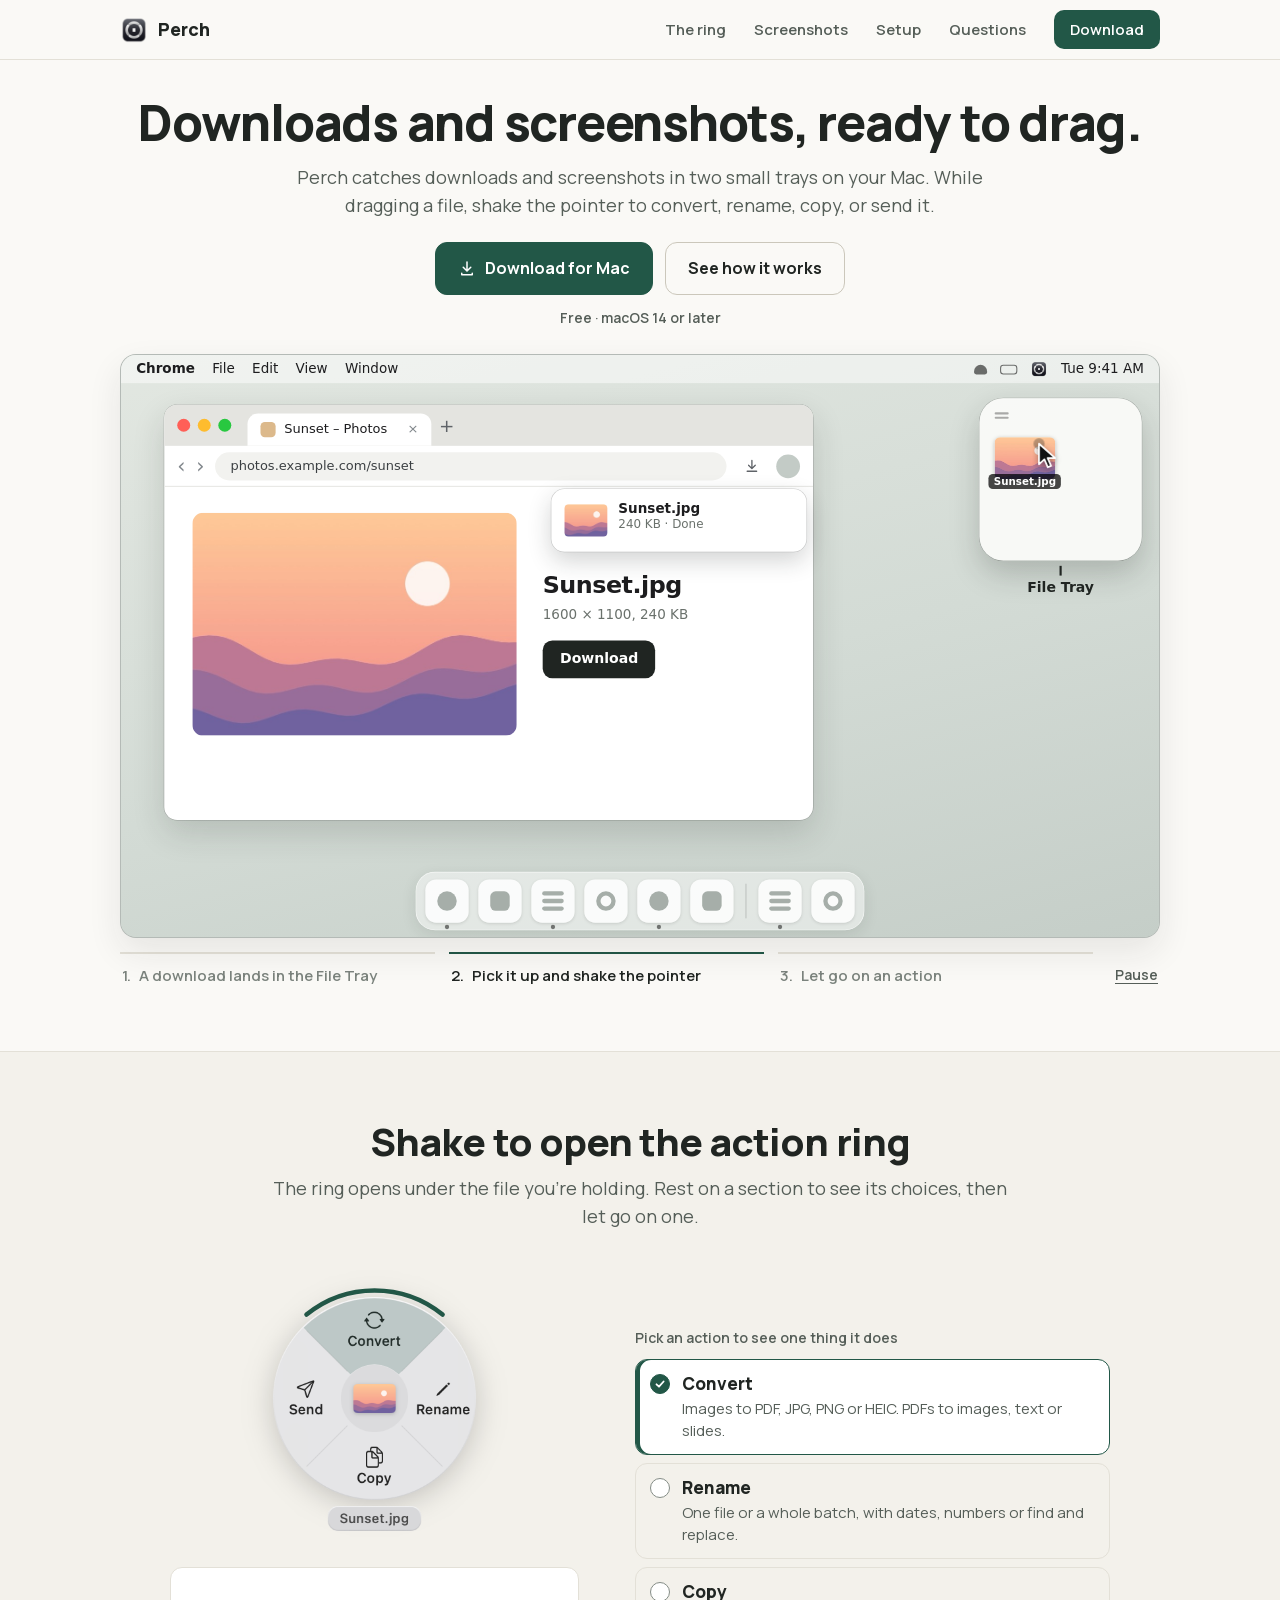
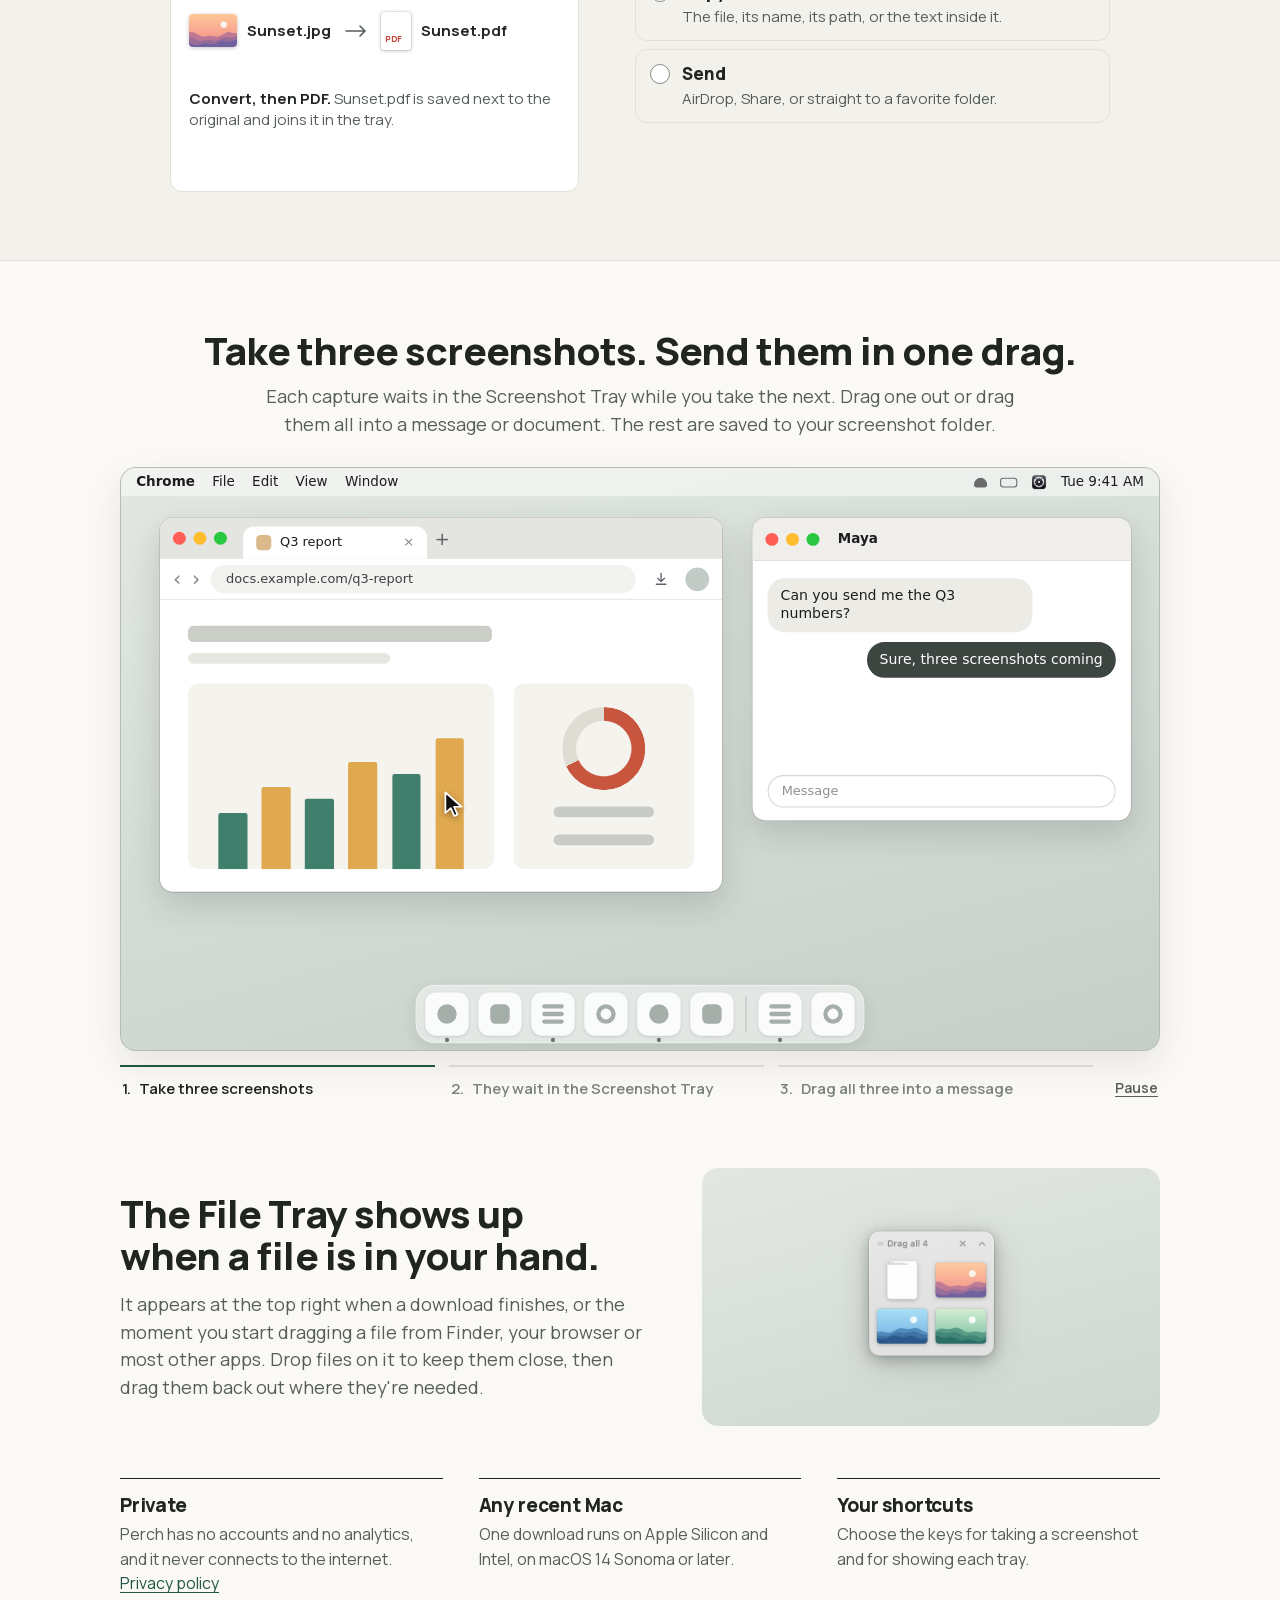
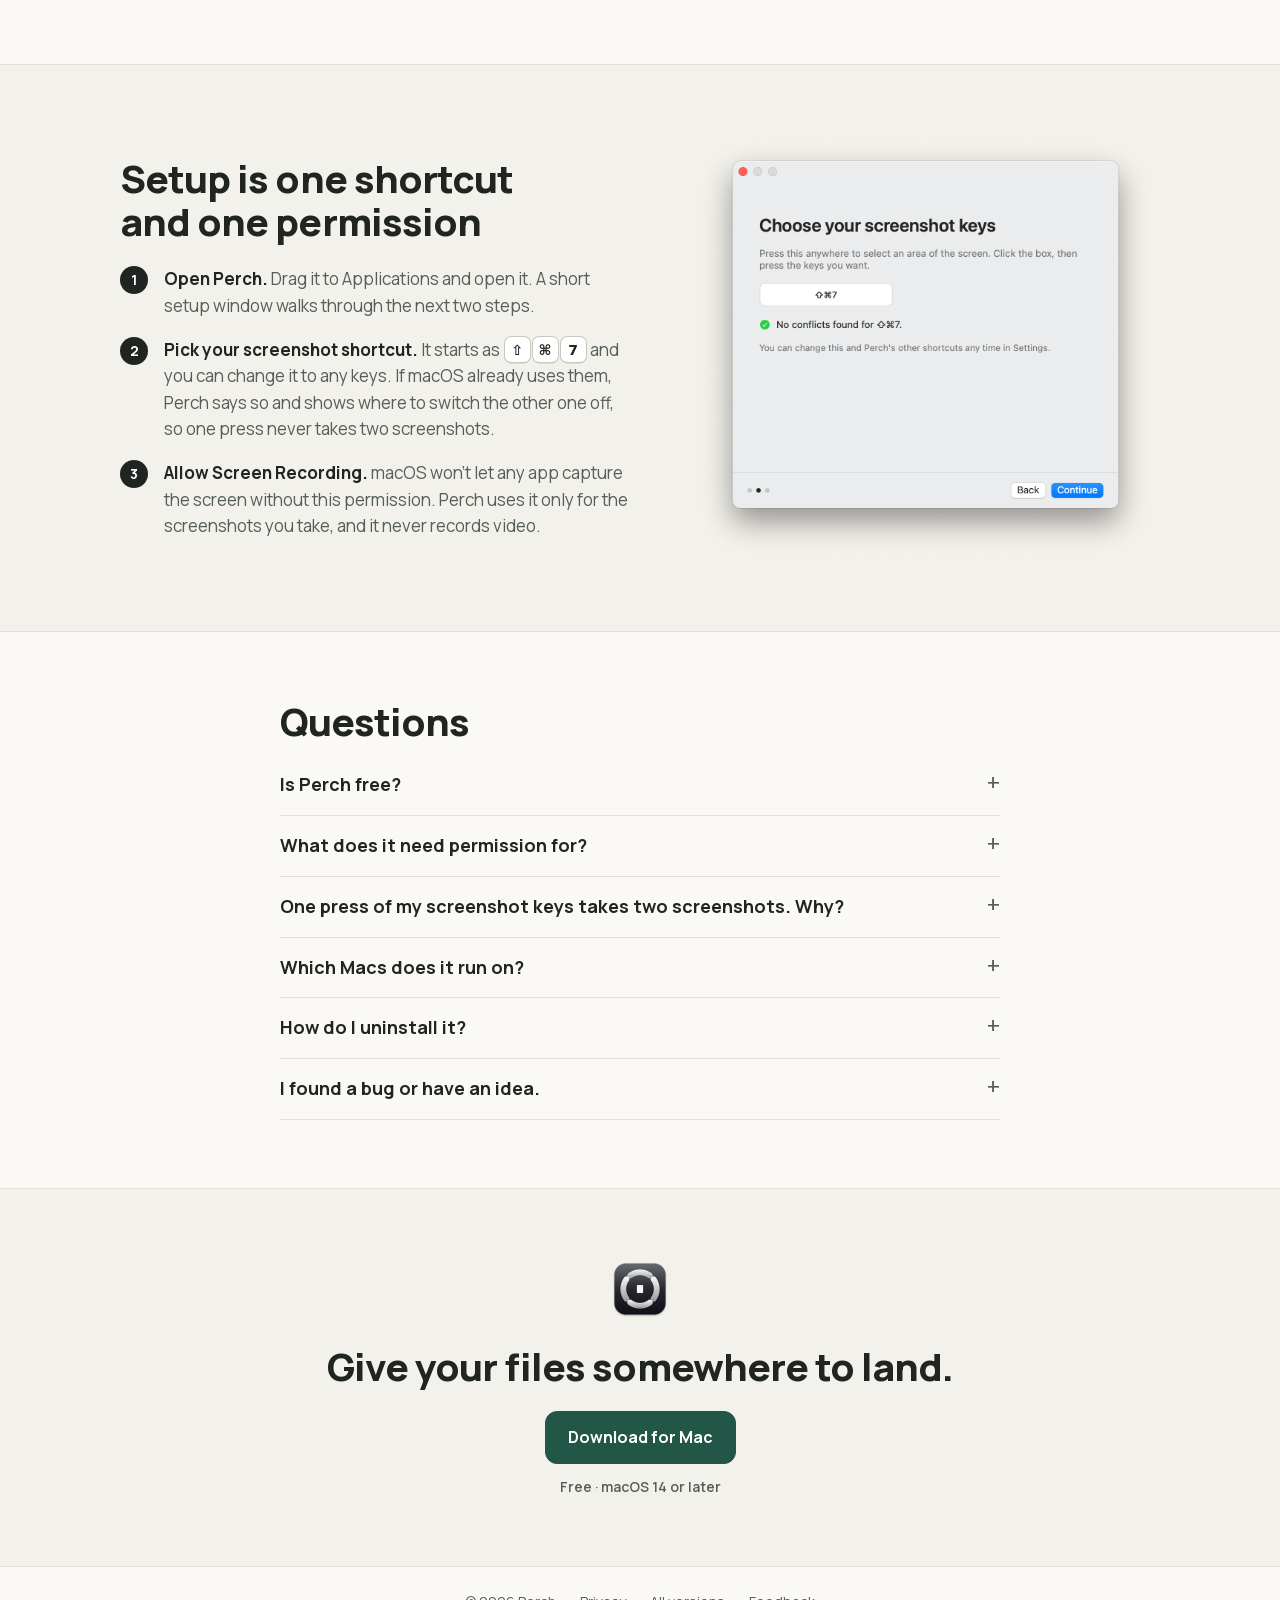
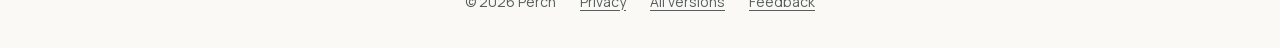
<file: index.html>
<!doctype html>
<html lang="en">
<head>
  <meta charset="utf-8">
  <meta name="viewport" content="width=device-width, initial-scale=1">
  <title>Perch: downloads and screenshots, ready to drag</title>
  <meta name="description" content="Perch is a free Mac menu-bar app. It catches downloads and screenshots in two small trays, and shaking a dragged file opens a ring to convert, rename, copy or send it.">
  <meta property="og:title" content="Perch for Mac">
  <meta property="og:description" content="Downloads and screenshots, ready to drag.">
  <meta property="og:image" content="images/ring-pdf.png">
  <meta name="theme-color" content="#FAF9F6">
  <link rel="icon" href="favicon.png">
  <link rel="preload" href="fonts/manrope.woff2" as="font" type="font/woff2" crossorigin>
  <link rel="stylesheet" href="style.css">
</head>
<body>
  <header class="nav">
    <a class="brand" href="./"><img src="images/icon.png" alt="" width="28" height="28">Perch</a>
    <nav>
      <a href="#ring">The ring</a>
      <a href="#screenshots">Screenshots</a>
      <a href="#setup">Setup</a>
      <a href="#faq">Questions</a>
      <a class="nav-download" href="https://github.com/littlemoneymike/perch/releases/latest/download/Perch.dmg">Download</a>
    </nav>
  </header>

  <main>
    <section class="hero">
      <h1>Downloads and screenshots, ready to drag.</h1>
      <p class="lede">Perch catches downloads and screenshots in two small trays on your Mac. While dragging a file, shake the pointer to convert, rename, copy, or send it.</p>
      <div class="actions">
        <a class="button" href="https://github.com/littlemoneymike/perch/releases/latest/download/Perch.dmg">
          <svg width="18" height="18" viewBox="0 0 24 24" aria-hidden="true"><path fill="currentColor" d="M12 3a1 1 0 0 1 1 1v9.59l3.3-3.3a1 1 0 1 1 1.4 1.42l-5 5a1 1 0 0 1-1.4 0l-5-5a1 1 0 1 1 1.4-1.42l3.3 3.3V4a1 1 0 0 1 1-1Zm-7 15a1 1 0 0 1 1 1v1h12v-1a1 1 0 1 1 2 0v2a1 1 0 0 1-1 1H5a1 1 0 0 1-1-1v-2a1 1 0 0 1 1-1Z"/></svg>
          Download for Mac
        </a>
        <a class="button secondary" href="#demo" id="seeHow">See how it works</a>
      </div>
      <p class="fineprint">Free · macOS 14 or later</p>

      <div class="demo" id="demo">
        <div class="stage-wrap">
          <div class="stage" role="img" aria-label="A Mac desktop. Sunset.jpg, just downloaded in a browser, sits in Perch's File Tray at the top right of the screen. In the replay it is picked up from the tray, the pointer is shaken, the action ring opens, and Convert then PDF is chosen, which adds Sunset.pdf to the tray."></div>
        </div>
        <div class="demo-bar">
          <ol class="steps">
            <li>A download lands in the File Tray</li>
            <li>Pick it up and shake the pointer</li>
            <li>Let go on an action</li>
          </ol>
          <button class="demo-pause" aria-label="Pause the replay">Pause</button>
        </div>
      </div>
    </section>

    <section class="ring" id="ring">
      <div class="section-head">
        <h2>Shake to open the action ring</h2>
        <p>The ring opens under the file you're holding. Rest on a section to see its choices, then let go on one.</p>
      </div>
      <div class="ring-grid">
        <div class="ring-figure">
          <div class="ring-art">
            <img src="images/ring-idle.png" alt="Perch's action ring around Sunset.jpg. It has four sections: Convert at the top, Rename on the right, Copy at the bottom and Send on the left." width="280" height="280">
            <svg class="ring-overlay" viewBox="0 0 280 280" aria-hidden="true"></svg>
          </div>
        </div>

        <fieldset class="action-list">
          <legend>Pick an action to see one thing it does</legend>
          <label class="action selected">
            <input type="radio" name="action" value="convert" checked>
            <span class="mark" aria-hidden="true"></span>
            <span class="action-text"><b>Convert</b><span>Images to PDF, JPG, PNG or HEIC. PDFs to images, text or slides.</span></span>
          </label>
          <label class="action">
            <input type="radio" name="action" value="rename">
            <span class="mark" aria-hidden="true"></span>
            <span class="action-text"><b>Rename</b><span>One file or a whole batch, with dates, numbers or find and replace.</span></span>
          </label>
          <label class="action">
            <input type="radio" name="action" value="copy">
            <span class="mark" aria-hidden="true"></span>
            <span class="action-text"><b>Copy</b><span>The file, its name, its path, or the text inside it.</span></span>
          </label>
          <label class="action">
            <input type="radio" name="action" value="send">
            <span class="mark" aria-hidden="true"></span>
            <span class="action-text"><b>Send</b><span>AirDrop, Share, or straight to a favorite folder.</span></span>
          </label>
        </fieldset>

        <div class="example">
          <div class="ex on" data-example="convert">
            <div class="ex-visual">
              <span class="ex-file"><img src="images/thumb-sunset.jpg" alt="" width="48" height="33">Sunset.jpg</span>
              <svg class="ex-to" width="22" height="12" viewBox="0 0 22 12" role="img" aria-label="becomes"><path d="M1 6h19m-5-5 5 5-5 5" fill="none" stroke="currentColor" stroke-width="1.6" stroke-linecap="round" stroke-linejoin="round"/></svg>
              <span class="ex-file"><span class="ex-pdf" aria-hidden="true">PDF</span>Sunset.pdf</span>
            </div>
            <p><b>Convert, then PDF.</b> Sunset.pdf is saved next to the original and joins it in the tray.</p>
          </div>
          <div class="ex" data-example="rename">
            <div class="ex-visual">
              <span class="ex-name">Sunset.jpg</span>
              <svg class="ex-to" width="22" height="12" viewBox="0 0 22 12" role="img" aria-label="becomes"><path d="M1 6h19m-5-5 5 5-5 5" fill="none" stroke="currentColor" stroke-width="1.6" stroke-linecap="round" stroke-linejoin="round"/></svg>
              <span class="ex-name new"><span id="exDate">2026-11-21</span> Sunset.jpg</span>
            </div>
            <p><b>Rename, then Date.</b> Perch puts today's date in front and asks you to confirm. For a download it renames its own copy, and the original keeps its name.</p>
          </div>
          <div class="ex" data-example="copy">
            <div class="ex-visual">
              <span class="ex-clip"><svg width="16" height="16" viewBox="0 0 24 24" aria-hidden="true"><path fill="none" stroke="currentColor" stroke-width="1.8" stroke-linejoin="round" d="M9 4h6v3H9zM8 5.5H6.5A1.5 1.5 0 0 0 5 7v11.5A1.5 1.5 0 0 0 6.5 20h11a1.5 1.5 0 0 0 1.5-1.5V7a1.5 1.5 0 0 0-1.5-1.5H16"/></svg>/Users/you/Downloads/Sunset.jpg</span>
            </div>
            <p><b>Copy, then Path.</b> The file's full location is on your clipboard, ready to paste.</p>
          </div>
          <div class="ex" data-example="send">
            <div class="ex-visual">
              <span class="ex-share" role="img" aria-label="The macOS Share menu for Sunset.jpg, listing AirDrop, Mail and Messages"><b>Share “Sunset.jpg”</b><span><i></i>AirDrop</span><span><i></i>Mail</span><span><i></i>Messages</span></span>
            </div>
            <p><b>Send, then Share.</b> The macOS Share menu opens for the file, with whatever your Mac offers there.</p>
          </div>
        </div>
      </div>
    </section>

    <section class="capture" id="screenshots">
      <div class="section-head">
        <h2>Take three screenshots. Send them in one drag.</h2>
        <p>Each capture waits in the Screenshot Tray while you take the next. Drag one out or drag them all into a message or document. The rest are saved to your screenshot folder.</p>
      </div>
      <div class="demo" id="demoCapture">
        <div class="stage-wrap">
          <div class="stage" role="img" aria-label="A Mac desktop. In the replay, three screenshots are taken one after another and collect in Perch's Screenshot Tray at the bottom right of the screen. All three are then dragged into a message in one go and arrive as three images."></div>
        </div>
        <div class="demo-bar">
          <ol class="steps">
            <li>Take three screenshots</li>
            <li>They wait in the Screenshot Tray</li>
            <li>Drag all three into a message</li>
          </ol>
          <button class="demo-pause" aria-label="Pause the replay">Pause</button>
        </div>
      </div>
    </section>

    <section class="feature">
      <div class="feature-copy">
        <h2>The File Tray shows up when a file is in your hand.</h2>
        <p>It appears at the top right when a download finishes, or the moment you start dragging a file from Finder, your browser or most other apps. Drop files on it to keep them close, then drag them back out where they're needed.</p>
      </div>
      <div class="feature-art"><img src="images/files-tray-light.png" alt="The File Tray holding a PDF and three images, with a Drag all 4 handle" width="190" height="190"></div>
    </section>

    <section class="facts">
      <div>
        <h3>Private</h3>
        <p>Perch has no accounts and no analytics, and it never connects to the internet. <a href="privacy.html">Privacy policy</a></p>
      </div>
      <div>
        <h3>Any recent Mac</h3>
        <p>One download runs on Apple Silicon and Intel, on macOS 14 Sonoma or later.</p>
      </div>
      <div>
        <h3>Your shortcuts</h3>
        <p>Choose the keys for taking a screenshot and for showing each tray.</p>
      </div>
    </section>

    <section class="setup" id="setup">
      <div class="setup-copy">
        <h2>Setup is one shortcut and one permission</h2>
        <ol>
          <li><b>Open Perch.</b> Drag it to Applications and open it. A short setup window walks through the next two steps.</li>
          <li><b>Pick your screenshot shortcut.</b> It starts as <span class="keycaps"><kbd>⇧</kbd><kbd>⌘</kbd><kbd>7</kbd></span> and you can change it to any keys. If macOS already uses them, Perch says so and shows where to switch the other one off, so one press never takes two screenshots.</li>
          <li><b>Allow Screen Recording.</b> macOS won't let any app capture the screen without this permission. Perch uses it only for the screenshots you take, and it never records video.</li>
        </ol>
      </div>
      <img class="setup-shot" src="images/setup-keys.png" alt="Perch's setup window on the step for choosing the screenshot shortcut. It shows Shift Command 7 and reports no conflicts." width="520" height="477">
    </section>

    <section class="faq" id="faq">
      <h2>Questions</h2>
      <details><summary>Is Perch free?</summary><p>Yes.</p></details>
      <details><summary>What does it need permission for?</summary><p>Screen Recording, to take screenshots. macOS will also ask whether Perch may see your Downloads folder, so new downloads can appear in the File Tray, and, only if you convert a PowerPoint file, whether it may ask Keynote to export it. Perch doesn't use Accessibility or Input Monitoring.</p></details>
      <details><summary>One press of my screenshot keys takes two screenshots. Why?</summary><p>macOS lets you assign keys to its own screenshot tools, and if those match Perch's, both run. Open Perch's menu and choose <em>Welcome &amp; Setup…</em> to pick different keys, or turn the macOS one off in System Settings › Keyboard › Keyboard Shortcuts › Screenshots.</p></details>
      <details><summary>Which Macs does it run on?</summary><p>Any Mac with macOS 14 Sonoma or later, on Apple Silicon or Intel.</p></details>
      <details><summary>How do I uninstall it?</summary><p>Quit Perch from its menu-bar icon and drag it from Applications to the Trash. To remove its saved data too, delete the Perch folder in ~/Library/Application Support.</p></details>
      <details><summary>I found a bug or have an idea.</summary><p>Choose <em>Send Feedback…</em> in Perch's menu, or <a href="https://github.com/littlemoneymike/perch/issues/new">open an issue on GitHub</a>.</p></details>
    </section>

    <section class="final">
      <img src="images/icon.png" alt="" width="64" height="64">
      <h2>Give your files somewhere to land.</h2>
      <a class="button" href="https://github.com/littlemoneymike/perch/releases/latest/download/Perch.dmg">Download for Mac</a>
      <p class="fineprint">Free · macOS 14 or later</p>
    </section>
  </main>

  <footer>
    <span>© 2026 Perch</span>
    <a href="privacy.html">Privacy</a>
    <a href="https://github.com/littlemoneymike/perch/releases">All versions</a>
    <a href="https://github.com/littlemoneymike/perch/issues/new">Feedback</a>
  </footer>
  <script src="demo.js"></script>
</body>
</html>
</file>
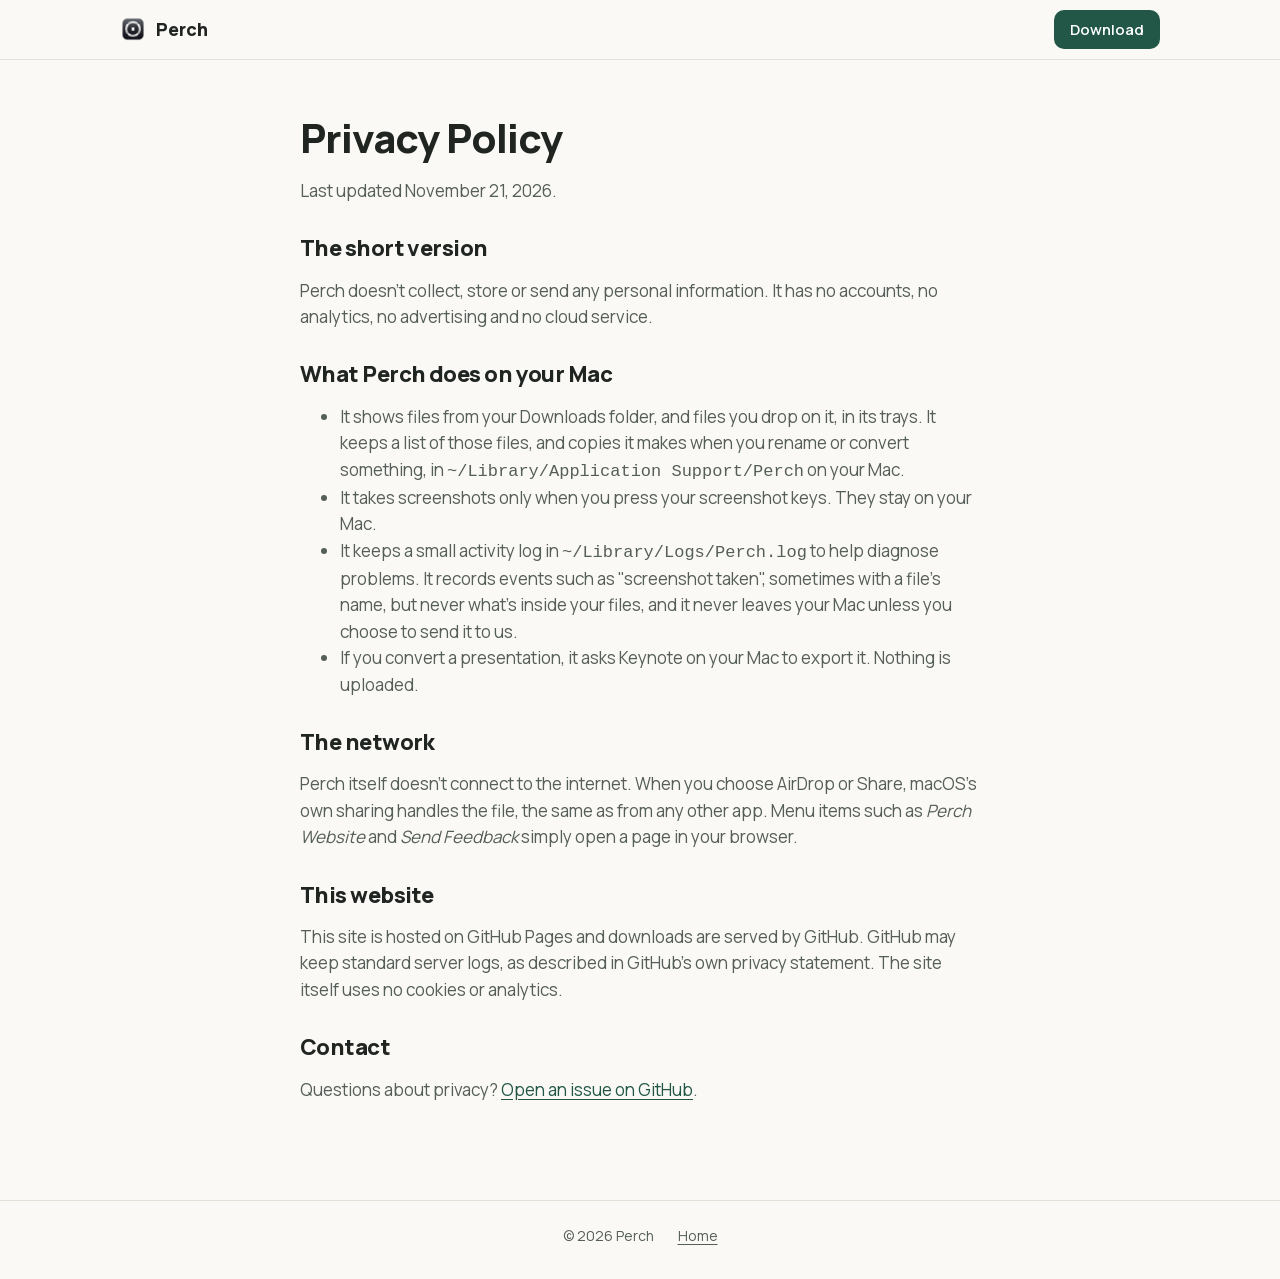
<file: privacy.html>
<!doctype html>
<html lang="en">
<head>
  <meta charset="utf-8">
  <meta name="viewport" content="width=device-width, initial-scale=1">
  <title>Perch Privacy Policy</title>
  <link rel="icon" href="favicon.png">
  <link rel="stylesheet" href="style.css">
</head>
<body>
  <header class="nav">
    <a class="brand" href="./"><img src="images/icon.png" alt="" width="26" height="26">Perch</a>
    <nav><a class="nav-download" href="https://github.com/littlemoneymike/perch/releases/latest/download/Perch.dmg">Download</a></nav>
  </header>
  <main class="legal">
    <h1>Privacy Policy</h1>
    <p>Last updated November 21, 2026.</p>

    <h2>The short version</h2>
    <p>Perch doesn't collect, store or send any personal information. It has no accounts, no analytics, no advertising and no cloud service.</p>

    <h2>What Perch does on your Mac</h2>
    <ul>
      <li>It shows files from your Downloads folder, and files you drop on it, in its trays. It keeps a list of those files, and copies it makes when you rename or convert something, in <code>~/Library/Application Support/Perch</code> on your Mac.</li>
      <li>It takes screenshots only when you press your screenshot keys. They stay on your Mac.</li>
      <li>It keeps a small activity log in <code>~/Library/Logs/Perch.log</code> to help diagnose problems. It records events such as "screenshot taken", sometimes with a file's name, but never what's inside your files, and it never leaves your Mac unless you choose to send it to us.</li>
      <li>If you convert a presentation, it asks Keynote on your Mac to export it. Nothing is uploaded.</li>
    </ul>

    <h2>The network</h2>
    <p>Perch itself doesn't connect to the internet. When you choose AirDrop or Share, macOS's own sharing handles the file, the same as from any other app. Menu items such as <em>Perch Website</em> and <em>Send Feedback</em> simply open a page in your browser.</p>

    <h2>This website</h2>
    <p>This site is hosted on GitHub Pages and downloads are served by GitHub. GitHub may keep standard server logs, as described in GitHub's own privacy statement. The site itself uses no cookies or analytics.</p>

    <h2>Contact</h2>
    <p>Questions about privacy? <a href="https://github.com/littlemoneymike/perch/issues/new">Open an issue on GitHub</a>.</p>
  </main>
  <footer>
    <span>© 2026 Perch</span>
    <a href="./">Home</a>
  </footer>
</body>
</html>
</file>
<file: style.css>
/* Perch. Warm white, graphite text and one pine accent. The app's own captures and file thumbnails
   supply the rest of the color. */
@font-face {
  font-family: "Manrope";
  src: url("fonts/manrope.woff2") format("woff2");
  font-weight: 400 800;
  font-display: swap;
}

:root {
  --bg: #faf9f6;
  --surface: #ffffff;
  --band: #f3f1eb;
  --ink: #202522;
  --muted: #555e58;
  --line: #e3e0d7;
  --pine: #225747;
  --pine-deep: #1a4437;
  --content: 1040px;
  --gutter: 20px;
  --section: 68px;
}

* { box-sizing: border-box; }
html { scroll-behavior: smooth; }
body {
  margin: 0;
  background: var(--bg);
  color: var(--ink);
  font: 17px/1.55 "Manrope", system-ui, -apple-system, "Segoe UI", sans-serif;
  -webkit-font-smoothing: antialiased;
}
img { max-width: 100%; height: auto; }
a { color: var(--pine); text-underline-offset: 3px; }
h1, h2, h3 { margin: 0; color: var(--ink); font-weight: 800; letter-spacing: -0.025em; line-height: 1.12; text-wrap: balance; }
h2 { font-size: clamp(27px, 3.4vw, 38px); }
p { text-wrap: pretty; }
:focus-visible { outline: 3px solid var(--pine); outline-offset: 3px; border-radius: 6px; }
[id] { scroll-margin-top: 60px; }
#demo { scroll-margin-top: 76px; }

/* Navigation */
.nav {
  position: sticky; top: 0; z-index: 20;
  display: flex; align-items: center; justify-content: space-between;
  height: 60px; padding: 0 max(var(--gutter), calc((100% - var(--content)) / 2));
  background: rgba(250, 249, 246, 0.88);
  -webkit-backdrop-filter: saturate(160%) blur(16px); backdrop-filter: saturate(160%) blur(16px);
  border-bottom: 1px solid var(--line);
}
.brand { display: flex; align-items: center; gap: 10px; color: var(--ink); font-weight: 800; font-size: 18px; text-decoration: none; }
.nav nav { display: flex; align-items: center; gap: 28px; }
.nav nav a { color: var(--muted); font-size: 15px; font-weight: 600; text-decoration: none; }
.nav nav a:hover { color: var(--ink); }
.nav nav .nav-download { background: var(--pine); color: #fff; padding: 8px 16px; border-radius: 10px; }
.nav nav .nav-download:hover { color: #fff; background: var(--pine-deep); }

/* Buttons */
.button {
  display: inline-flex; align-items: center; gap: 9px;
  padding: 13px 22px; border-radius: 12px; border: 1px solid var(--pine);
  background: var(--pine); color: #fff; font-size: 16px; font-weight: 700; text-decoration: none;
  transition: background 0.15s ease;
}
.button:hover { background: var(--pine-deep); }
.button.secondary { background: transparent; color: var(--ink); border-color: #cbc7bb; }
.button.secondary:hover { background: var(--band); }
.fineprint { margin: 12px 0 0; font-size: 14px; font-weight: 600; color: var(--muted); }

/* Hero */
.hero { text-align: center; padding: 34px var(--gutter) 64px; }
.hero h1 { font-size: clamp(30px, 4.1vw, 50px); }
.lede { max-width: 42em; margin: 14px auto 22px; font-size: clamp(16.5px, 1.5vw, 18px); color: var(--muted); }
.actions { display: flex; flex-wrap: wrap; gap: 12px; justify-content: center; }

/* The two replays. Everything inside .stage is drawn in stage units and scaled to fit. */
.demo { max-width: var(--content); margin: 26px auto 0; }
.stage-wrap {
  position: relative; width: 100%; overflow: hidden;
  border-radius: clamp(10px, 1.4vw, 16px); border: 1px solid rgba(32, 37, 34, 0.18);
  box-shadow: 0 14px 34px rgba(32, 37, 34, 0.09);
  background: #d5dcd6;
}
.stage {
  position: absolute; left: 0; top: 0; width: 960px; height: 600px; transform-origin: 0 0; overflow: hidden;
  text-align: left; color: #1d1d1f; font: 13px/1.3 system-ui, -apple-system, "Helvetica Neue", sans-serif;
  background: linear-gradient(165deg, #e2e7e1 0%, #d3dbd5 55%, #c5cec8 100%);
}
.stage > * { position: absolute; }

.stage .menubar { left: 0; top: 0; width: 100%; height: 26px; display: flex; align-items: center; justify-content: space-between; padding: 0 14px; font-size: 12.5px; background: rgba(255, 255, 255, 0.5); white-space: nowrap; }
.stage .mb-left { display: flex; gap: 16px; }
.stage .mb-left b { font-weight: 700; }
.stage .mb-right { display: flex; align-items: center; gap: 12px; }
.stage .mb-right i { width: 16px; height: 9px; border-radius: 3px; border: 1.5px solid rgba(0, 0, 0, 0.55); }
.stage .mb-right i.full { background: rgba(0, 0, 0, 0.55); width: 12px; border: 0; border-radius: 6px 6px 2px 2px; }
.stage .mb-right img { width: 16px; height: 16px; border-radius: 4px; }

.stage .dock { left: 50%; bottom: 8px; transform: translateX(-50%); display: flex; gap: 9px; padding: 7px 9px; border-radius: 18px; background: rgba(255, 255, 255, 0.44); box-shadow: 0 0 0 0.5px rgba(255, 255, 255, 0.7) inset, 0 4px 14px rgba(32, 37, 34, 0.1); }
.stage .dock i { position: relative; width: 40px; height: 40px; border-radius: 10px; background: rgba(255, 255, 255, 0.84); box-shadow: 0 1px 3px rgba(0, 0, 0, 0.12); display: grid; place-items: center; }
.stage .dock i u { display: block; width: 18px; height: 18px; background: #a6aea9; border-radius: 50%; }
.stage .dock i u.sq { border-radius: 5px; }
.stage .dock i u.bar { width: 20px; height: 4px; border-radius: 2px; box-shadow: 0 -7px 0 #a6aea9, 0 7px 0 #a6aea9; }
.stage .dock i u.donut { background: none; border: 4px solid #a6aea9; }
.stage .dock i.on::after { content: ""; position: absolute; bottom: -6px; left: 50%; width: 4px; height: 4px; margin-left: -2px; border-radius: 50%; background: rgba(0, 0, 0, 0.5); }
.stage .dock s { width: 1px; background: rgba(0, 0, 0, 0.16); margin: 4px 2px; }

.stage .win { border-radius: 12px; background: #fff; box-shadow: 0 12px 30px rgba(32, 37, 34, 0.16), 0 0 0 0.5px rgba(0, 0, 0, 0.22); overflow: hidden; }
.stage .tabs { height: 38px; background: #e4e4e0; display: flex; align-items: flex-end; gap: 7px; padding: 0 12px; }
.stage .tabs > i { flex: none; align-self: center; width: 12px; height: 12px; border-radius: 50%; background: #ff5f57; }
.stage .tabs > i:nth-child(2) { background: #febc2e; }
.stage .tabs > i:nth-child(3) { background: #28c840; margin-right: 8px; }
.stage .tab { height: 30px; min-width: 170px; padding: 0 12px; border-radius: 10px 10px 0 0; background: #fff; display: flex; align-items: center; gap: 8px; font-size: 12px; white-space: nowrap; }
.stage .tab em { flex: none; width: 14px; height: 14px; border-radius: 4px; background: #dcb98b; }
.stage .tab s { margin-left: auto; text-decoration: none; color: #80868b; }
.stage .tabs .plus { align-self: center; color: #5f6368; font-size: 17px; }
.stage .toolbar { height: 38px; display: flex; align-items: center; gap: 10px; padding: 0 12px; border-bottom: 1px solid #e8e8e4; }
.stage .toolbar .navb { color: #80868b; font-size: 19px; line-height: 1; }
.stage .omni { flex: 1; min-width: 0; height: 26px; border-radius: 13px; background: #f2f2ef; display: flex; align-items: center; padding: 0 14px; font-size: 12px; color: #3c4043; white-space: nowrap; overflow: hidden; }
.stage .dlicon { flex: none; width: 26px; height: 26px; border-radius: 50%; display: grid; place-items: center; color: #5f6368; }
.stage .dlicon.active { background: #e3e7e4; color: #202522; }
.stage .avatar { flex: none; width: 22px; height: 22px; border-radius: 50%; background: #c3cbc6; }
.stage .page { padding: 24px 26px; }
.stage .photo-page { display: flex; gap: 24px; align-items: center; }
.stage .photo-page img { flex: none; width: 300px; height: 206px; border-radius: 10px; object-fit: cover; }
.stage .photo-meta b { display: block; font-size: 22px; letter-spacing: -0.02em; }
.stage .photo-meta span { display: block; margin: 4px 0 16px; color: #6a716c; font-size: 12.5px; }
.stage .photo-meta .dlbtn { display: inline-block; margin: 0; padding: 9px 16px; border-radius: 9px; background: #202522; color: #fff; font-weight: 600; font-size: 13px; }
.stage .line { height: 10px; border-radius: 5px; background: #e7e7e2; margin-bottom: 10px; }
.stage .w60 { width: 60%; height: 15px; background: #cbcdc7; }
.stage .w40 { width: 40%; }

/* The three things that get captured, each a different picture so they can be told apart */
.minichart { width: 100%; height: 100%; display: flex; align-items: flex-end; gap: 6%; padding: 12% 10% 0; background: #f4f3ee; border-radius: inherit; }
.minichart i { flex: 1; border-radius: 2px 2px 0 0; background: #3f7f6c; }
.minichart i:nth-child(even) { background: #e0a94f; }
.ministat { width: 100%; height: 100%; background: #f4f3ee; display: flex; flex-direction: column; align-items: center; justify-content: center; gap: 9%; border-radius: inherit; }
.ministat b { width: 46%; aspect-ratio: 1; border-radius: 50%; background: conic-gradient(#c8553d 0 68%, #dedcd3 0); -webkit-mask: radial-gradient(circle, transparent 46%, #000 48%); mask: radial-gradient(circle, transparent 46%, #000 48%); }
.ministat i { width: 56%; height: 6%; min-height: 2px; border-radius: 99px; background: #c9ccc6; }
.minipage { width: 100%; height: 100%; display: flex; gap: 4%; padding: 5%; background: #fff; border-radius: inherit; }
.minipage > :first-child { flex: 1.7; border-radius: 6%; }
.minipage > :last-child { flex: 1; border-radius: 6%; }
.stage .panels { display: flex; gap: 18px; margin-top: 18px; height: 172px; }
.stage .panel { border-radius: 10px; overflow: hidden; }
.stage .panel.a { flex: 1.7; }
.stage .panel.b { flex: 1; }

.stage .bubble { width: 236px; border-radius: 12px; background: #fff; box-shadow: 0 8px 22px rgba(32, 37, 34, 0.2), 0 0 0 0.5px rgba(0, 0, 0, 0.18); padding: 10px 12px; display: flex; gap: 10px; align-items: center; }
.stage .bubble img { width: 40px; height: 30px; border-radius: 4px; object-fit: cover; }
.stage .bubble div { flex: 1; display: grid; }
.stage .bubble b { font-size: 12.5px; }
.stage .bubble span { font-size: 11px; color: #6a716c; }
.stage .bubble em { display: block; height: 3px; border-radius: 2px; background: #e7e7e2; margin-top: 4px; overflow: hidden; }
.stage .bubble u { display: block; height: 100%; width: 100%; background: #555e58; }

.stage .tray { width: 150px; height: 150px; border-radius: 22px; background: rgba(250, 250, 248, 0.96); box-shadow: 0 0 0 0.5px rgba(0, 0, 0, 0.22), 0 12px 28px rgba(32, 37, 34, 0.22); }
.stage .tray-head { height: 28px; display: flex; align-items: center; gap: 7px; padding: 4px 14px 0; }
.stage .tray-head span { width: 13px; height: 2px; border-radius: 1px; background: rgba(0, 0, 0, 0.32); box-shadow: 0 4px 0 rgba(0, 0, 0, 0.32); margin-top: -4px; }
.stage .tray-head em { font-style: normal; font-size: 12px; font-weight: 700; color: #555e58; opacity: 0; }
.stage .tiles { display: grid; grid-template-columns: 58px 58px; gap: 8px; padding: 6px 13px 0; }
.stage .tile { position: relative; width: 58px; height: 42px; display: grid; place-items: center; }
.stage .tile > img, .stage .tile > .thumb { width: 56px; height: 39px; border-radius: 5px; object-fit: cover; overflow: hidden; box-shadow: 0 1px 4px rgba(0, 0, 0, 0.26); }
.stage .tile > .thumb { height: 40px; }
.stage .pdf { position: relative; width: 31px; height: 40px; border-radius: 3px; background: #fff; box-shadow: 0 1px 4px rgba(0, 0, 0, 0.26); padding: 6px 5px; }
.stage .pdf i { display: block; height: 2.5px; border-radius: 2px; background: #d9dbd6; margin-bottom: 3px; }
.stage .pdf b { position: absolute; left: 3px; bottom: 3px; font-size: 7px; line-height: 1; padding: 1.5px 3px; border-radius: 2px; color: #fff; background: #c8443c; }
/* A file's name, shown the way the tray shows it under the pointer */
.stage .cap { position: absolute; left: 50%; bottom: -8px; transform: translateX(-50%); padding: 2.5px 5px; border-radius: 4px; font-size: 9.5px; font-weight: 600; line-height: 1; white-space: nowrap; color: #fff; background: rgba(0, 0, 0, 0.72); opacity: 0; }
.stage .tile.named .cap { opacity: 1; }
.stage .toast { position: absolute; left: 13px; right: 9px; bottom: 11px; display: flex; gap: 5px; font-size: 10px; line-height: 1.25; font-weight: 600; color: #333a36; opacity: 0; }
.stage .toast::before { content: "✓"; color: #225747; }
/* Plain labels that say which tray is which */
.stage .callout { position: absolute; display: flex; align-items: center; gap: 6px; font-size: 13px; font-weight: 700; color: #202522; white-space: nowrap; }
.stage .callout::before { content: ""; flex: none; background: #202522; }
.stage .callout.below { left: 0; right: 0; top: calc(100% + 5px); flex-direction: column; gap: 3px; }
.stage .callout.below::before { width: 1.5px; height: 9px; }
.stage .callout.left { right: calc(100% + 7px); top: 18px; flex-direction: row-reverse; }
.stage .callout.left::before { width: 12px; height: 1.5px; }

.stage .ringimg { opacity: 0; pointer-events: none; filter: drop-shadow(0 8px 18px rgba(32, 37, 34, 0.24)); }
.stage .ghost { left: 0; top: 0; width: 34px; height: 24px; margin: 13px 0 0 5px; opacity: 0; z-index: 4; }
.stage .ghost img { width: 100%; height: 100%; border-radius: 4px; object-fit: cover; box-shadow: 0 4px 10px rgba(0, 0, 0, 0.32), 0 0 0 1px rgba(255, 255, 255, 0.7); }
.stage .flyer { left: 0; top: 0; width: 56px; height: 39px; margin: -19.5px 0 0 -28px; opacity: 0; }
.stage .flyer img { width: 100%; height: 100%; border-radius: 5px; object-fit: cover; box-shadow: 0 4px 10px rgba(0, 0, 0, 0.3); }
.stage .ghost.stack { width: 56px; height: 40px; margin: 12px 0 0 10px; }
.stage .stack > div { position: absolute; inset: 0; border-radius: 5px; overflow: hidden; box-shadow: 0 4px 10px rgba(0, 0, 0, 0.3), 0 0 0 1px rgba(255, 255, 255, 0.7); }
.stage .stack > div:nth-child(1) { transform: rotate(-9deg) translate(-7px, 3px); }
.stage .stack > div:nth-child(2) { transform: rotate(7deg) translate(7px, 2px); }
.stage .stack > b { position: absolute; right: -12px; top: -12px; min-width: 22px; height: 22px; border-radius: 11px; display: grid; place-items: center; font-size: 12px; color: #fff; background: #c8443c; box-shadow: 0 0 0 1.5px #fff; }
.stage .sel { border: 1.5px solid #fff; background: rgba(255, 255, 255, 0.24); box-shadow: 0 0 0 1px rgba(0, 0, 0, 0.4); opacity: 0; }
.stage .shot { left: 0; top: 0; border-radius: 8px; overflow: hidden; opacity: 0; box-shadow: 0 10px 26px rgba(0, 0, 0, 0.28); }
.stage .flash { inset: 0; background: #fff; opacity: 0; pointer-events: none; }
.stage .keys { left: 0; right: 0; top: 444px; display: flex; justify-content: center; gap: 8px; opacity: 0; }
.stage .keys kbd { min-width: 46px; height: 46px; padding: 0 12px; border-radius: 11px; display: grid; place-items: center; font: 600 20px system-ui, sans-serif; color: #fff; background: rgba(32, 37, 34, 0.88); box-shadow: 0 3px 0 rgba(0, 0, 0, 0.4), 0 6px 14px rgba(32, 37, 34, 0.18); }
.stage .ripple { left: 0; top: 0; width: 34px; height: 34px; margin: -17px 0 0 -17px; border-radius: 50%; background: rgba(32, 37, 34, 0.34); opacity: 0; z-index: 4; }
.stage .cursor { left: 0; top: 0; width: 0; height: 0; z-index: 5; }
.stage .cursor svg { position: absolute; filter: drop-shadow(0 2px 3px rgba(0, 0, 0, 0.35)); }
.stage .cursor .arrow { left: -2px; top: -2px; }
.stage .cursor .cross { left: -13px; top: -13px; display: none; }
.stage .cursor.crosshair .arrow { display: none; }
.stage .cursor.crosshair .cross { display: block; }

.stage .chat-bar { height: 40px; background: #efeeea; display: flex; align-items: center; gap: 7px; padding: 0 12px; font-weight: 600; font-size: 12.5px; border-bottom: 1px solid #e3e0d7; }
.stage .chat-bar i { width: 12px; height: 12px; border-radius: 50%; background: #ff5f57; }
.stage .chat-bar i:nth-child(2) { background: #febc2e; }
.stage .chat-bar i:nth-child(3) { background: #28c840; margin-right: 10px; }
.stage .chat-body { padding: 16px 14px 0; display: flex; flex-direction: column; gap: 9px; }
.stage .msg { max-width: 76%; padding: 8px 12px; border-radius: 16px; font-size: 13px; background: #ecebe6; align-self: flex-start; }
.stage .msg.out { align-self: flex-end; background: #3d4541; color: #fff; }
.stage .pics { align-self: flex-end; display: flex; gap: 6px; }
.stage .pics > div { width: 96px; height: 62px; border-radius: 10px; overflow: hidden; box-shadow: 0 0 0 1px #d9d6cc; opacity: 0; }
.stage .delivered { align-self: flex-end; font-size: 11px; font-weight: 600; color: #555e58; opacity: 0; margin-top: -3px; }
.stage .chat-input { position: absolute; left: 14px; right: 14px; bottom: 12px; height: 30px; border-radius: 15px; border: 1px solid #d9d6cc; display: flex; align-items: center; padding: 0 12px; color: #8d928d; font-size: 12px; }

.demo-bar { display: flex; align-items: flex-start; gap: 20px; margin-top: 14px; text-align: left; }
.steps { flex: 1; display: grid; grid-template-columns: repeat(3, 1fr); gap: 14px; margin: 0; padding: 0; list-style: none; counter-reset: s; }
.steps li { counter-increment: s; display: flex; gap: 8px; padding: 10px 2px 0; border-top: 2px solid var(--line); font-size: 15px; font-weight: 600; color: #7b837d; transition: color 0.2s, border-color 0.2s; }
.steps li::before { content: counter(s) "."; flex: none; }
.steps li.on { color: var(--ink); border-color: var(--pine); }
/* With motion reduced the picture is still, so no step is singled out. */
.demo.still .steps li { color: var(--ink); border-color: var(--line); }
.demo-pause { font: inherit; font-size: 14px; font-weight: 600; color: var(--muted); background: none; border: 0; padding: 12px 2px 0; cursor: pointer; text-decoration: underline; text-underline-offset: 3px; }
.demo-pause:hover { color: var(--ink); }

/* One treatment for every centered section head */
.section-head { max-width: 900px; margin: 0 auto; text-align: center; }
.section-head p { max-width: 760px; margin: 12px auto 0; font-size: 18px; color: var(--muted); }

/* The action ring: a still ring, four choices, one example */
.ring { padding: var(--section) var(--gutter); background: var(--band); border-top: 1px solid var(--line); border-bottom: 1px solid var(--line); }
.ring-grid {
  display: grid; grid-template-columns: minmax(0, 0.86fr) minmax(0, 1fr); column-gap: 56px; row-gap: 18px;
  grid-template-areas: "figure list" "example list"; align-items: center;
  max-width: 940px; margin: 28px auto 0;
}
.ring-figure { grid-area: figure; position: relative; width: min(100%, 290px); aspect-ratio: 1; justify-self: center; overflow: hidden; }
/* The capture is 280 points square with the ring in the middle; this shows the middle 220. */
.ring-art { position: absolute; left: -13.64%; top: -15.45%; width: 127.27%; aspect-ratio: 1; }
.ring-art img { display: block; width: 100%; height: 100%; }
.ring-overlay { position: absolute; inset: 0; width: 100%; height: 100%; }
.ring-overlay .wedge { fill: var(--pine); fill-opacity: 0; cursor: pointer; }
.ring-overlay .wedge:hover { fill-opacity: 0.07; }
.ring-overlay .wedge.on { fill-opacity: 0.2; }
.ring-overlay .arc { fill: none; stroke: var(--pine); stroke-width: 3.5; stroke-linecap: round; opacity: 0; pointer-events: none; }
.ring-overlay .arc.on { opacity: 1; }

.action-list { grid-area: list; border: 0; margin: 0; padding: 0; min-width: 0; }
.action-list legend { padding: 0; margin-bottom: 10px; font-size: 14px; font-weight: 600; color: var(--muted); }
.action { position: relative; display: grid; grid-template-columns: 20px 1fr; column-gap: 12px; align-items: start; padding: 11px 14px 12px; border: 1.5px solid var(--line); border-radius: 12px; cursor: pointer; }
.action + .action { margin-top: 8px; }
.action input { position: absolute; inset: 0; width: 100%; height: 100%; margin: 0; opacity: 0; cursor: pointer; }
.action .mark { width: 20px; height: 20px; margin-top: 3px; border-radius: 50%; border: 1.5px solid #858d87; background: #fff center / 12px no-repeat; }
.action-text { display: grid; gap: 1px; }
.action-text b { font-size: 17px; font-weight: 800; }
.action-text span { font-size: 15px; line-height: 1.45; color: var(--muted); }
.action:hover { border-color: #c5c1b5; }
.action.selected { border-color: var(--pine); background: var(--surface); box-shadow: inset 4px 0 0 var(--pine); }
.action.selected .mark { border-color: var(--pine); background-color: var(--pine); background-image: url("data:image/svg+xml,%3Csvg xmlns='http://www.w3.org/2000/svg' viewBox='0 0 12 12'%3E%3Cpath d='M2.5 6.3 5 8.7l4.6-5.2' fill='none' stroke='%23fff' stroke-width='1.8' stroke-linecap='round' stroke-linejoin='round'/%3E%3C/svg%3E"); }
.action:has(input:focus-visible) { outline: 3px solid var(--pine); outline-offset: 2px; }

/* The four examples share one cell, so the panel is always as tall as the tallest. */
.example { grid-area: example; display: grid; padding: 14px 18px 16px; border: 1px solid var(--line); border-radius: 12px; background: var(--surface); }
.ex { grid-area: 1 / 1; visibility: hidden; }
.ex.on { visibility: visible; }
.ex-visual { height: 98px; display: flex; align-items: center; gap: 14px; }
.ex p { margin: 8px 0 0; font-size: 15px; line-height: 1.45; color: var(--muted); }
.ex p b { color: var(--ink); }
.ex-file { display: inline-flex; align-items: center; gap: 10px; font-weight: 700; font-size: 15px; }
.ex-file img { width: 48px; height: 33px; border-radius: 4px; object-fit: cover; box-shadow: 0 1px 4px rgba(0, 0, 0, 0.22); }
.ex-pdf { width: 30px; height: 38px; border-radius: 3px; background: #fff; box-shadow: 0 1px 4px rgba(0, 0, 0, 0.22), 0 0 0 1px rgba(0, 0, 0, 0.06); display: flex; align-items: flex-end; padding: 4px; font-size: 8px; font-weight: 800; color: #c8443c; }
.ex-to { flex: none; color: var(--muted); }
.ex-name { font-size: 15px; font-weight: 700; padding: 7px 11px; border-radius: 8px; background: var(--band); color: var(--muted); white-space: nowrap; }
.ex-name.new { color: var(--ink); background: #fff; box-shadow: 0 0 0 1.5px var(--ink) inset; }
.ex-clip { display: inline-flex; align-items: center; gap: 9px; max-width: 100%; padding: 9px 13px; border-radius: 8px; background: var(--band); font-size: 14.5px; font-weight: 600; overflow-wrap: anywhere; }
.ex-clip svg { flex: none; color: var(--muted); }
.ex-share { display: grid; width: 200px; border-radius: 9px; background: #fff; box-shadow: 0 3px 12px rgba(32, 37, 34, 0.14), 0 0 0 1px rgba(0, 0, 0, 0.09); padding: 5px; font-size: 12px; line-height: 1.25; }
.ex-share b { padding: 1px 7px 3px; font-size: 11px; color: var(--muted); font-weight: 600; }
.ex-share span { display: flex; align-items: center; gap: 8px; padding: 2px 7px; border-radius: 5px; }
.ex-share span:first-of-type { background: var(--band); }
.ex-share i { width: 14px; height: 14px; border-radius: 4px; background: #b9c0bb; }

/* Screenshots */
.capture { padding: var(--section) var(--gutter); }
.capture .demo { margin-top: 28px; }

/* File Tray and the three facts */
.feature { display: grid; grid-template-columns: 1.15fr 1fr; align-items: center; gap: 56px; max-width: calc(var(--content) + 2 * var(--gutter)); margin: 0 auto; padding: 0 var(--gutter) 52px; }
.feature h2 { margin-bottom: 14px; }
.feature p { margin: 0; font-size: 18px; color: var(--muted); }
.feature-art { display: grid; place-items: center; aspect-ratio: 16 / 9; border-radius: 16px; background: linear-gradient(165deg, #e2e7e1, #cfd7d1); }
.feature-art img { width: 36%; filter: drop-shadow(0 8px 16px rgba(32, 37, 34, 0.16)); }
.facts { display: grid; grid-template-columns: repeat(3, 1fr); gap: 36px; max-width: calc(var(--content) + 2 * var(--gutter)); margin: 0 auto; padding: 0 var(--gutter) var(--section); }
.facts div { border-top: 1px solid var(--ink); padding: 16px 0 0; }
.facts h3 { font-size: 19px; margin-bottom: 6px; letter-spacing: -0.01em; }
.facts p { margin: 0; color: var(--muted); font-size: 16px; }

/* Setup */
.setup { background: var(--band); border-top: 1px solid var(--line); border-bottom: 1px solid var(--line); display: grid; grid-template-columns: 1.1fr 1fr; align-items: center; gap: 56px; padding: var(--section) max(var(--gutter), calc((100% - var(--content)) / 2)); }
.setup h2 { margin-bottom: 24px; }
.setup ol { margin: 0; padding: 0; list-style: none; counter-reset: step; }
.setup li { position: relative; padding: 0 0 18px 44px; color: var(--muted); counter-increment: step; }
.setup li:last-child { padding-bottom: 0; }
.setup li::before { content: counter(step); position: absolute; left: 0; top: 0; width: 28px; height: 28px; border-radius: 50%; display: grid; place-items: center; background: var(--ink); color: #fff; font-weight: 700; font-size: 14px; }
.setup li b { color: var(--ink); }
.keycaps { white-space: nowrap; }
.setup kbd { display: inline-grid; place-items: center; min-width: 25px; height: 25px; margin: 0 1.5px; padding: 0 5px; border-radius: 6px; font: 600 14px system-ui, sans-serif; color: var(--ink); background: #fff; box-shadow: 0 0 0 1px #cbc7bb, 0 1.5px 0 #cbc7bb; vertical-align: 1px; }
.setup-shot { display: block; justify-self: center; }

/* Questions */
.faq { max-width: 760px; margin: 0 auto; padding: var(--section) var(--gutter); }
.faq h2 { margin-bottom: 12px; }
details { border-bottom: 1px solid var(--line); padding: 16px 0; }
summary { cursor: pointer; font-weight: 700; font-size: 18px; list-style: none; display: flex; justify-content: space-between; gap: 16px; }
summary::-webkit-details-marker { display: none; }
summary::after { content: "+"; color: var(--muted); font-weight: 400; font-size: 24px; line-height: 0.9; }
details[open] summary::after { content: "–"; }
details p { margin: 10px 0 0; color: var(--muted); }

/* Final call */
.final { text-align: center; padding: var(--section) var(--gutter); background: var(--band); border-top: 1px solid var(--line); }
.final h2 { margin: 16px 0 24px; }

footer { display: flex; flex-wrap: wrap; gap: 24px; justify-content: center; padding: 24px var(--gutter) 36px; color: var(--muted); font-size: 14px; border-top: 1px solid var(--line); }
footer a { color: var(--muted); }

/* Privacy page */
.legal { max-width: 720px; margin: 0 auto; padding: 56px var(--gutter) 80px; }
.legal h1 { font-size: 40px; }
.legal h2 { font-size: 22px; margin-top: 32px; }
.legal p, .legal li { color: var(--muted); }

@media (max-width: 820px) {
  :root { --gutter: 16px; --section: 56px; }
  .nav nav a:not(.nav-download) { display: none; }
  .hero { padding-top: 26px; padding-bottom: 48px; }
  .button { padding: 12px 15px; font-size: 15px; }
  .actions { gap: 10px; }
  .actions .button svg { display: none; }
  .demo { margin-top: 22px; }
  .demo-bar { flex-direction: column; align-items: stretch; gap: 0; }
  .steps { grid-template-columns: 1fr; gap: 0; }
  .steps li { padding: 9px 2px; font-size: 14.5px; }
  .demo-pause { align-self: flex-start; }
  .section-head p { font-size: 17px; }
  .ring-grid { grid-template-columns: minmax(0, 1fr); grid-template-areas: "figure" "list" "example"; row-gap: 16px; margin-top: 20px; }
  .ring-figure { width: min(100%, 250px); }
  .ex-visual { flex-wrap: wrap; align-content: center; gap: 8px 12px; height: 100px; }
  .feature { grid-template-columns: 1fr; gap: 24px; padding-bottom: 40px; }
  .feature p { font-size: 17px; }
  .facts { grid-template-columns: 1fr; gap: 20px; }
  .setup { grid-template-columns: 1fr; gap: 28px; }
}

@media (prefers-reduced-motion: reduce) {
  html { scroll-behavior: auto; }
  .button, .steps li { transition: none; }
}

/* The tighter desktop used on narrow screens */
.stage .win.compact .tab { min-width: 130px; }
.stage .win.compact .page { padding: 20px 18px 0; }
.stage .win.compact .photo-page { gap: 16px; padding-top: 44px; }
.stage .win.compact .photo-page img { width: 150px; height: 103px; }
.stage .win.compact .photo-meta b { font-size: 18px; }
.stage .win.compact .photo-meta span { margin-bottom: 12px; }
.stage .win.compact .panels { height: 140px; gap: 14px; margin-top: 14px; }
</file>
